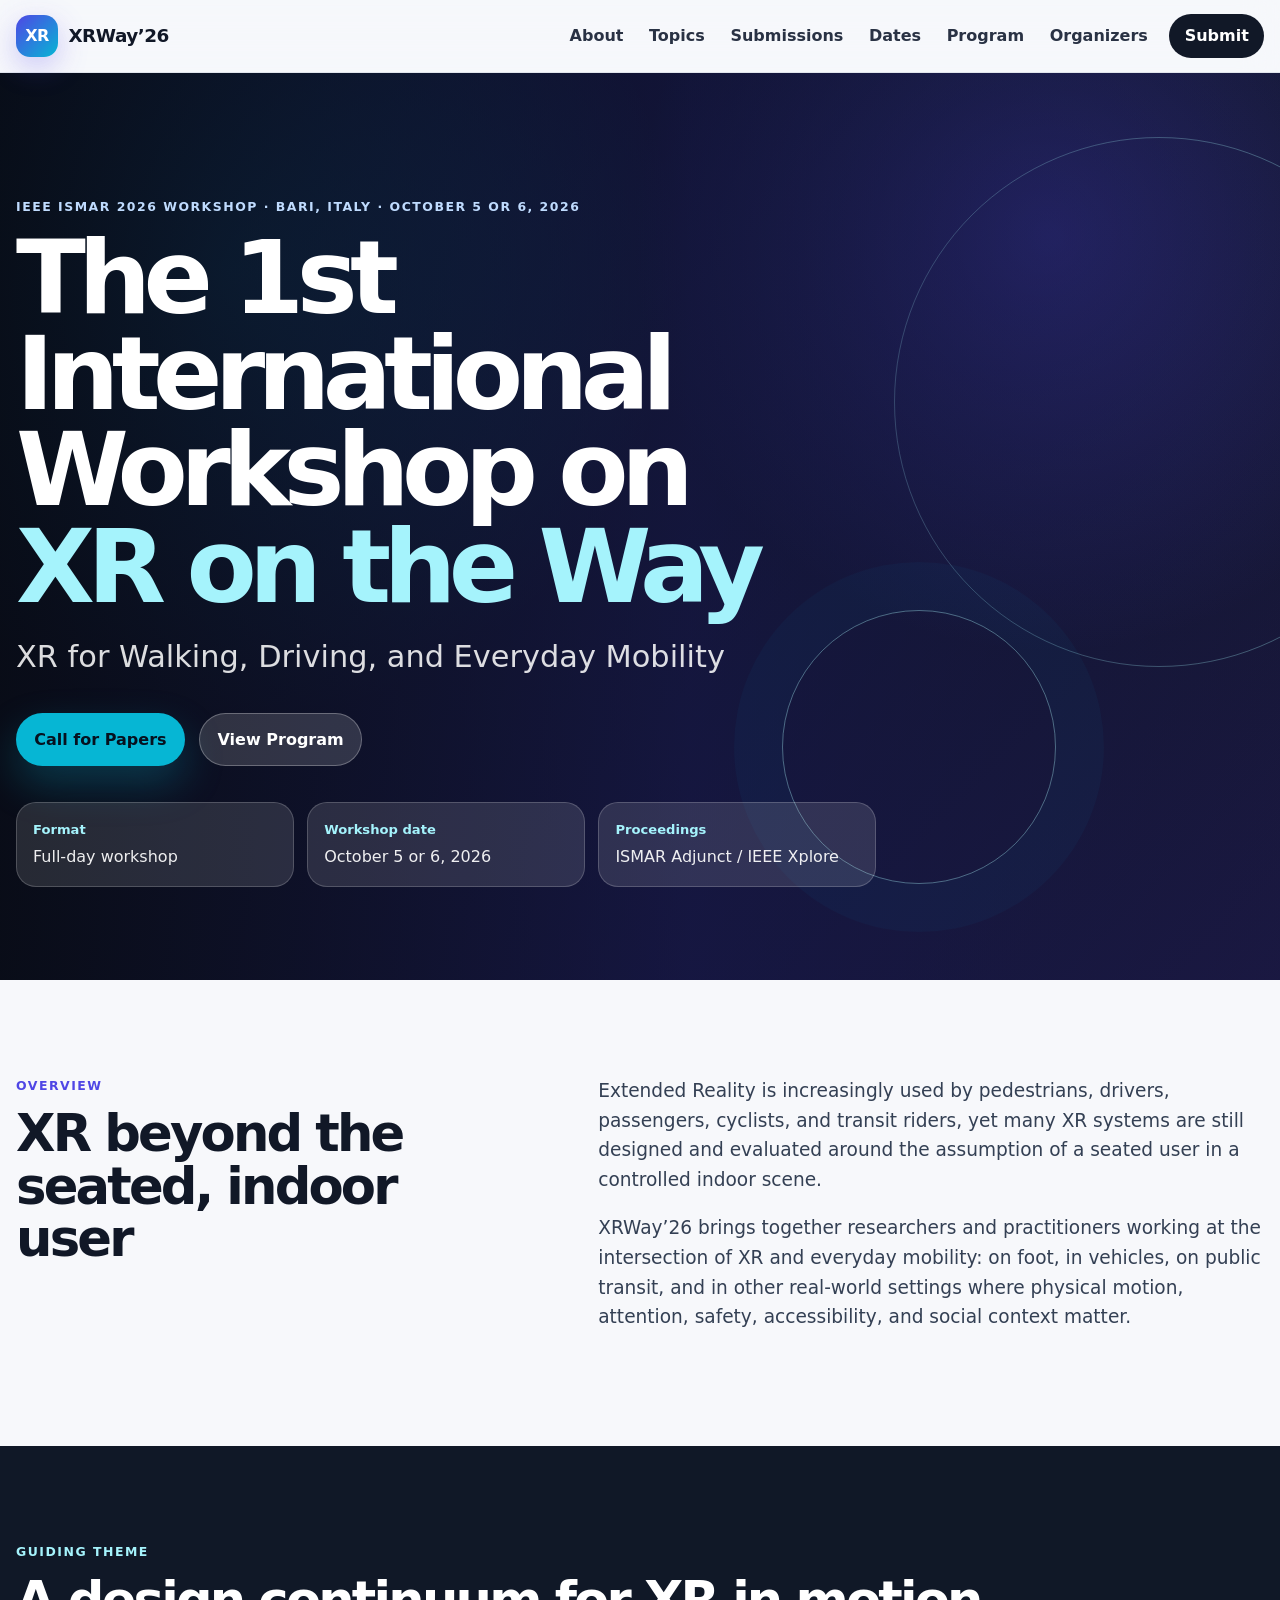
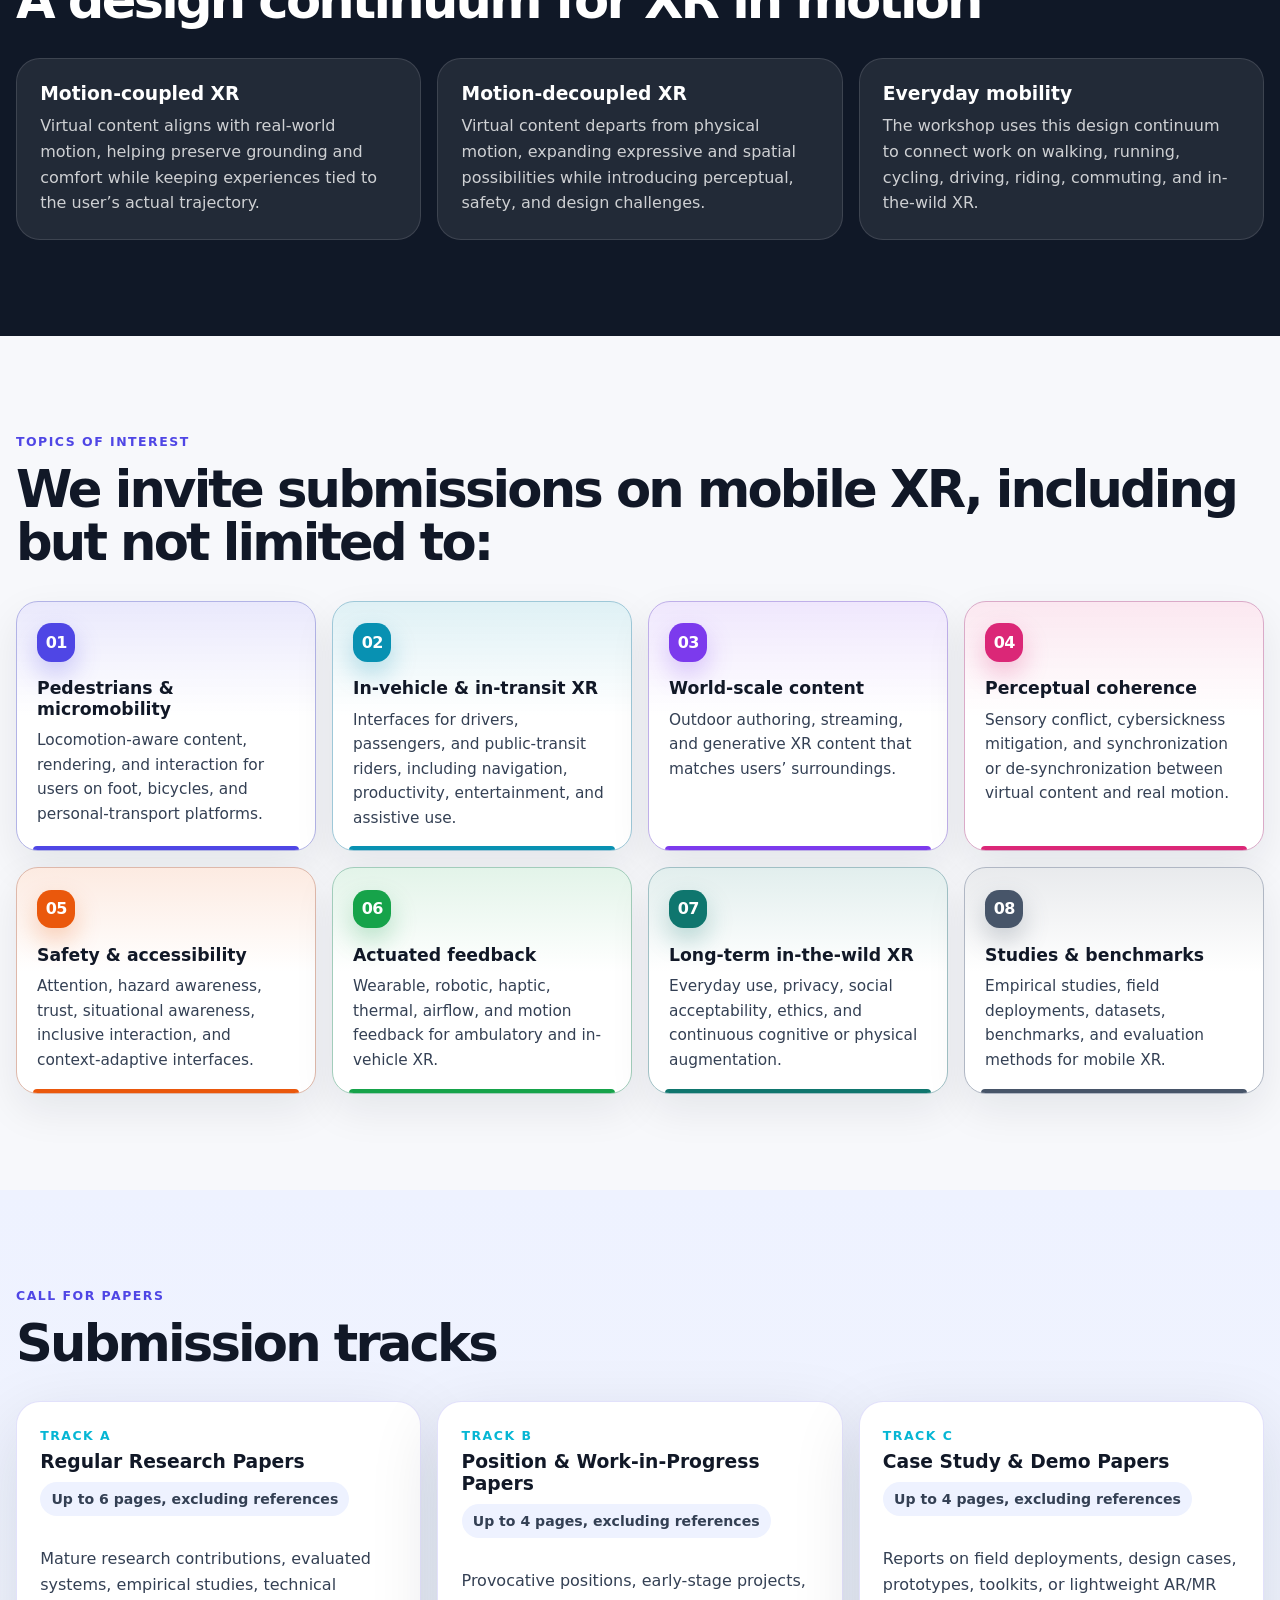
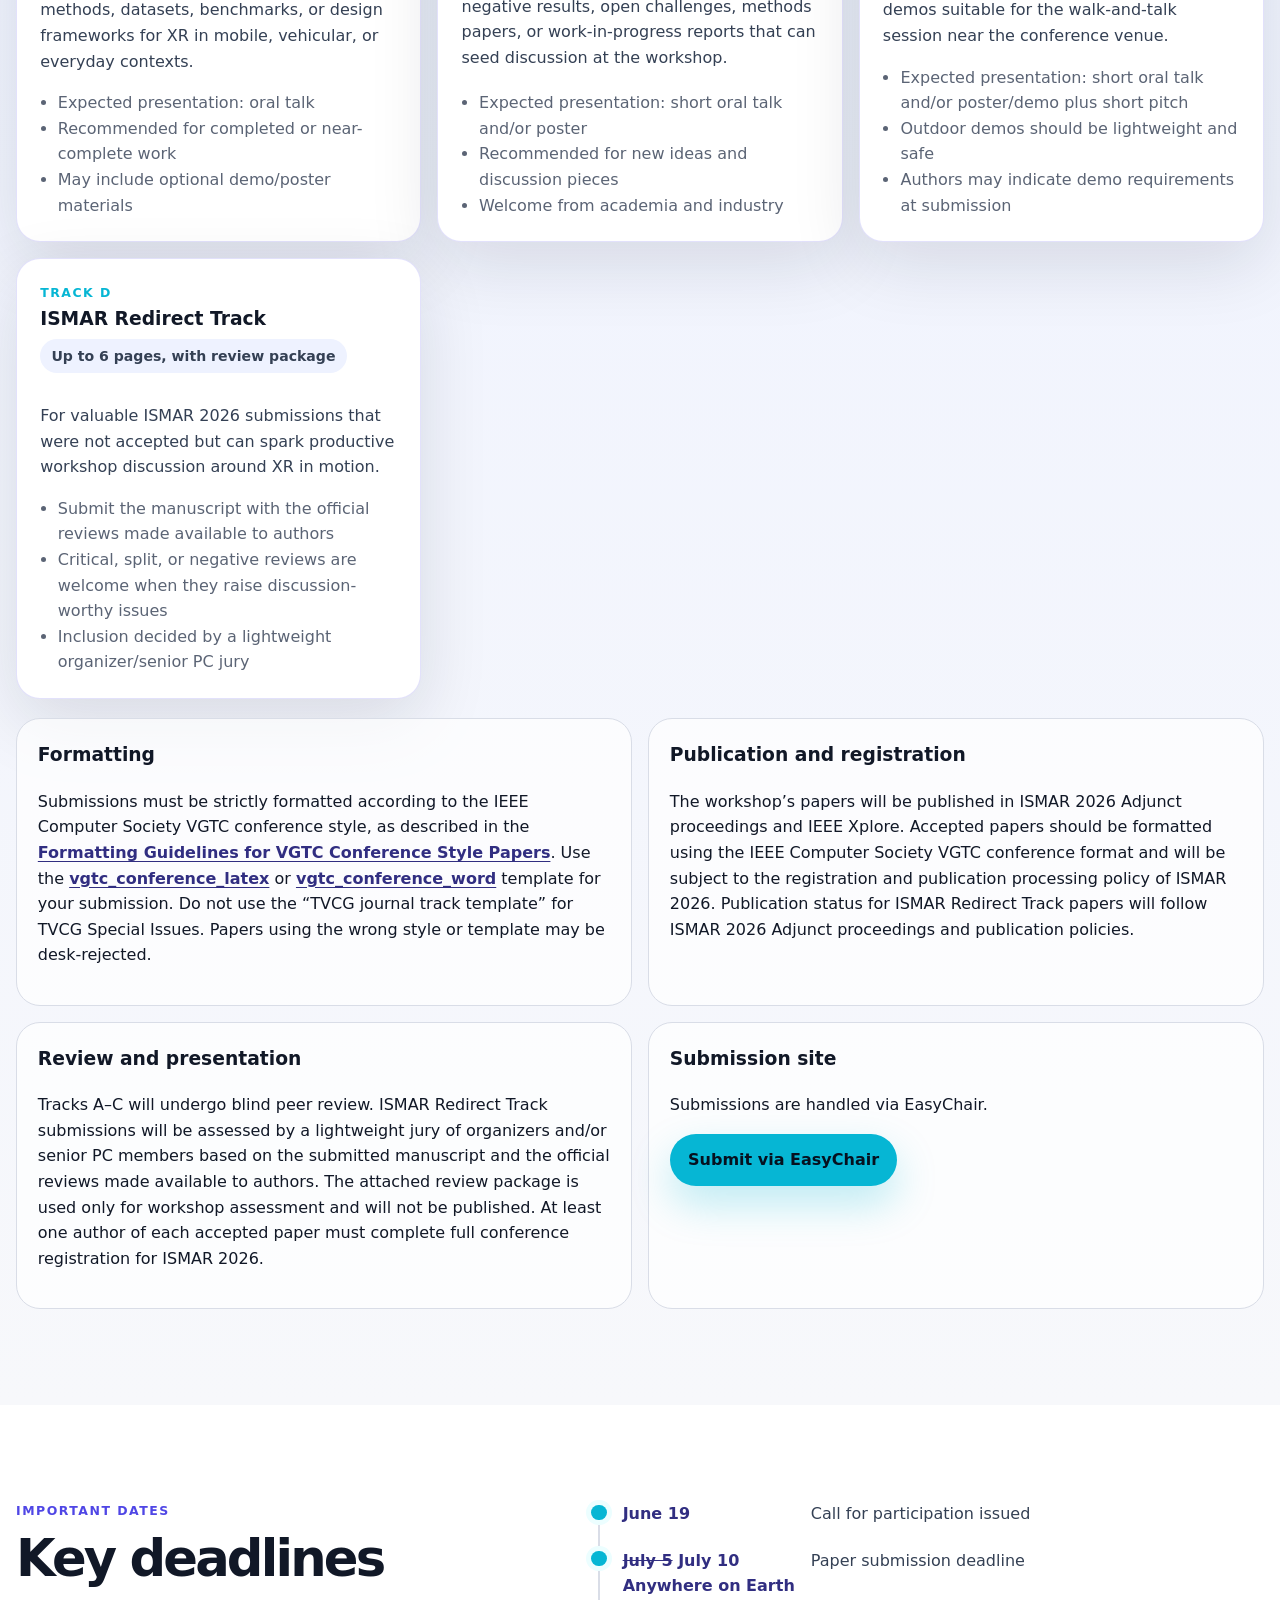
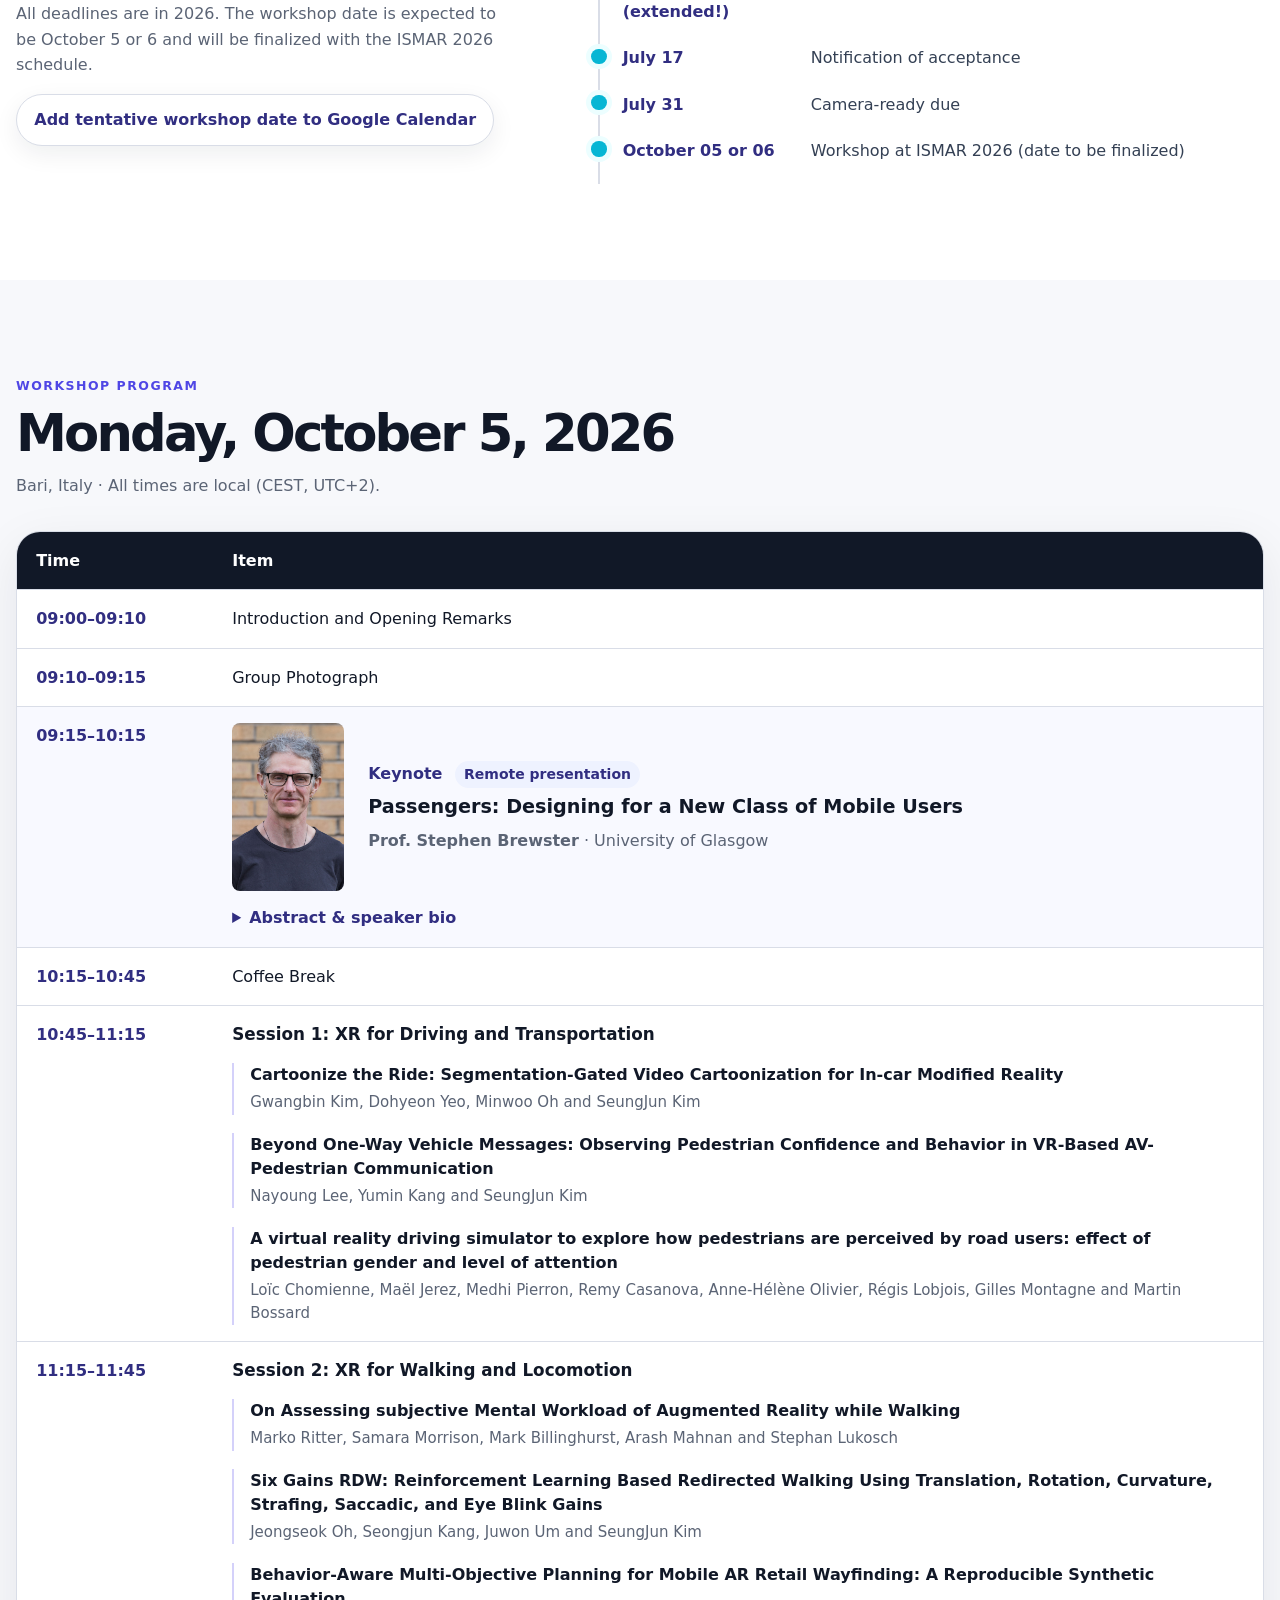
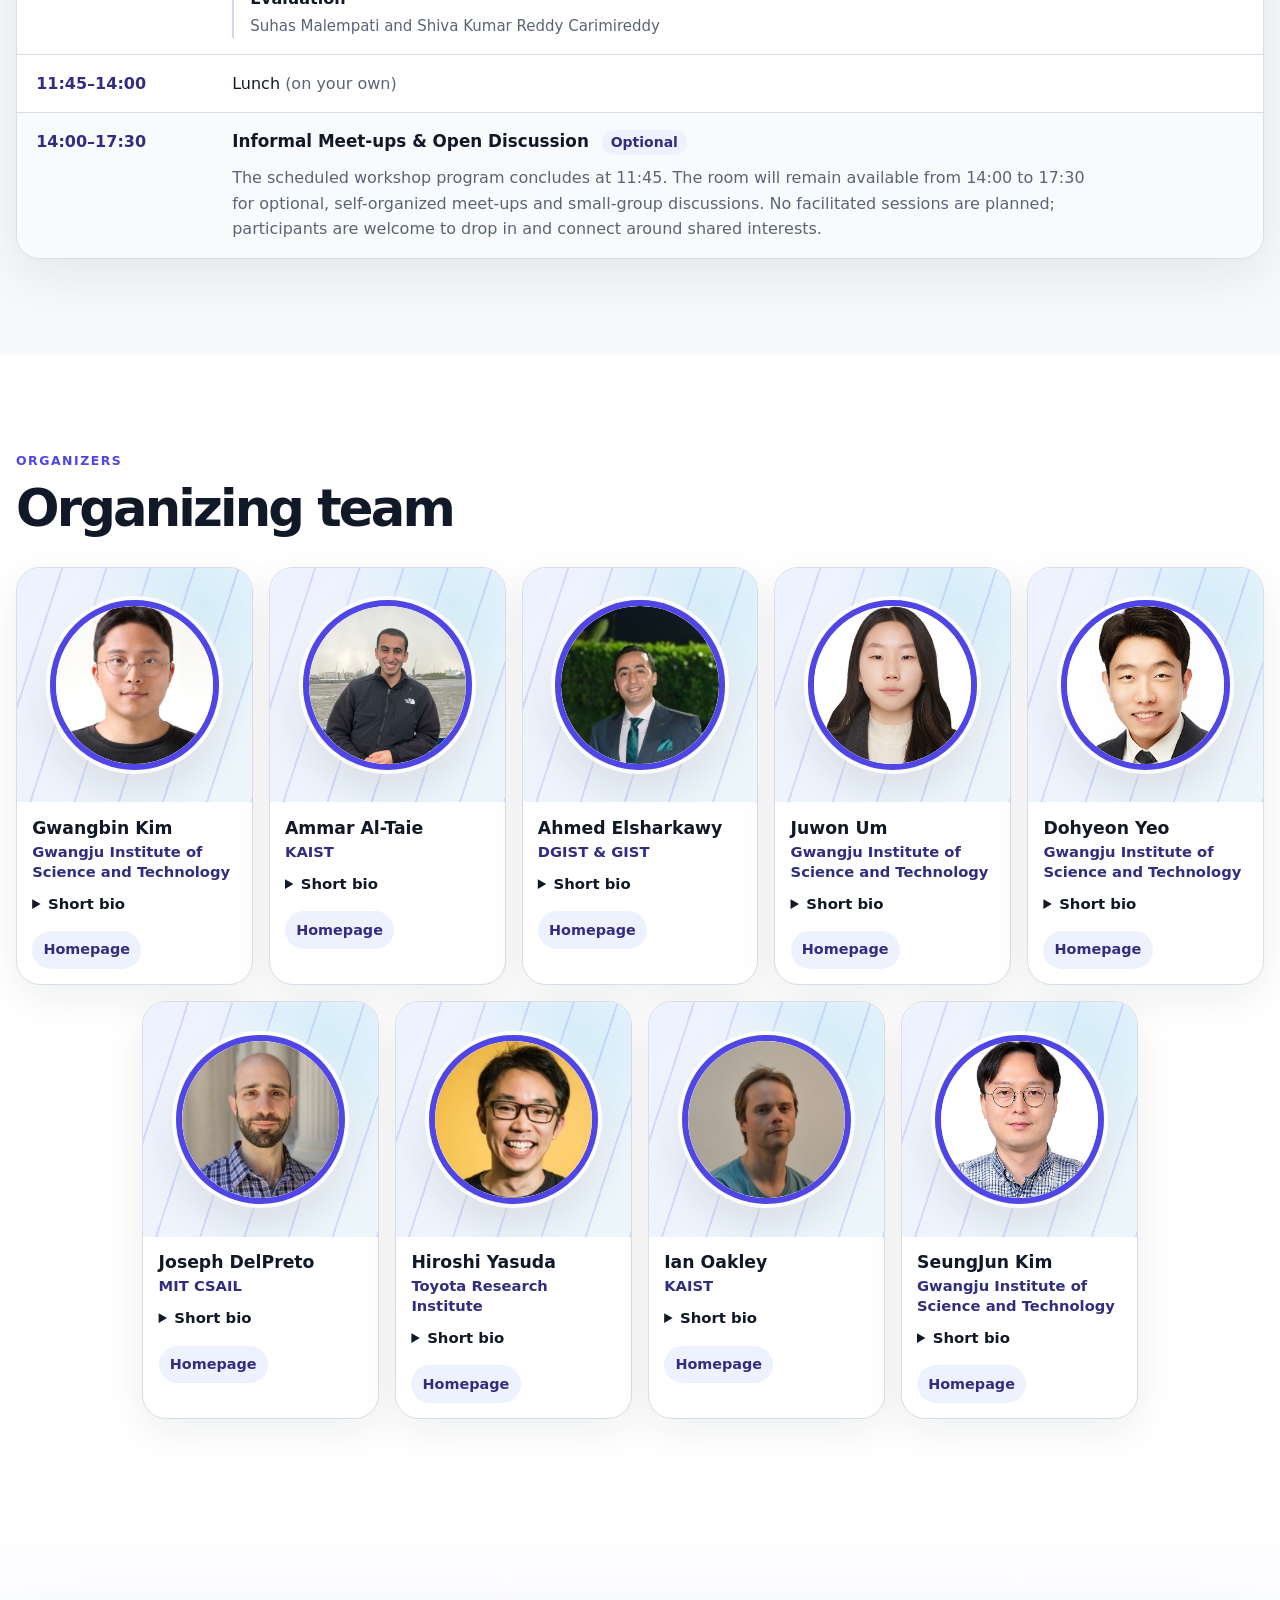
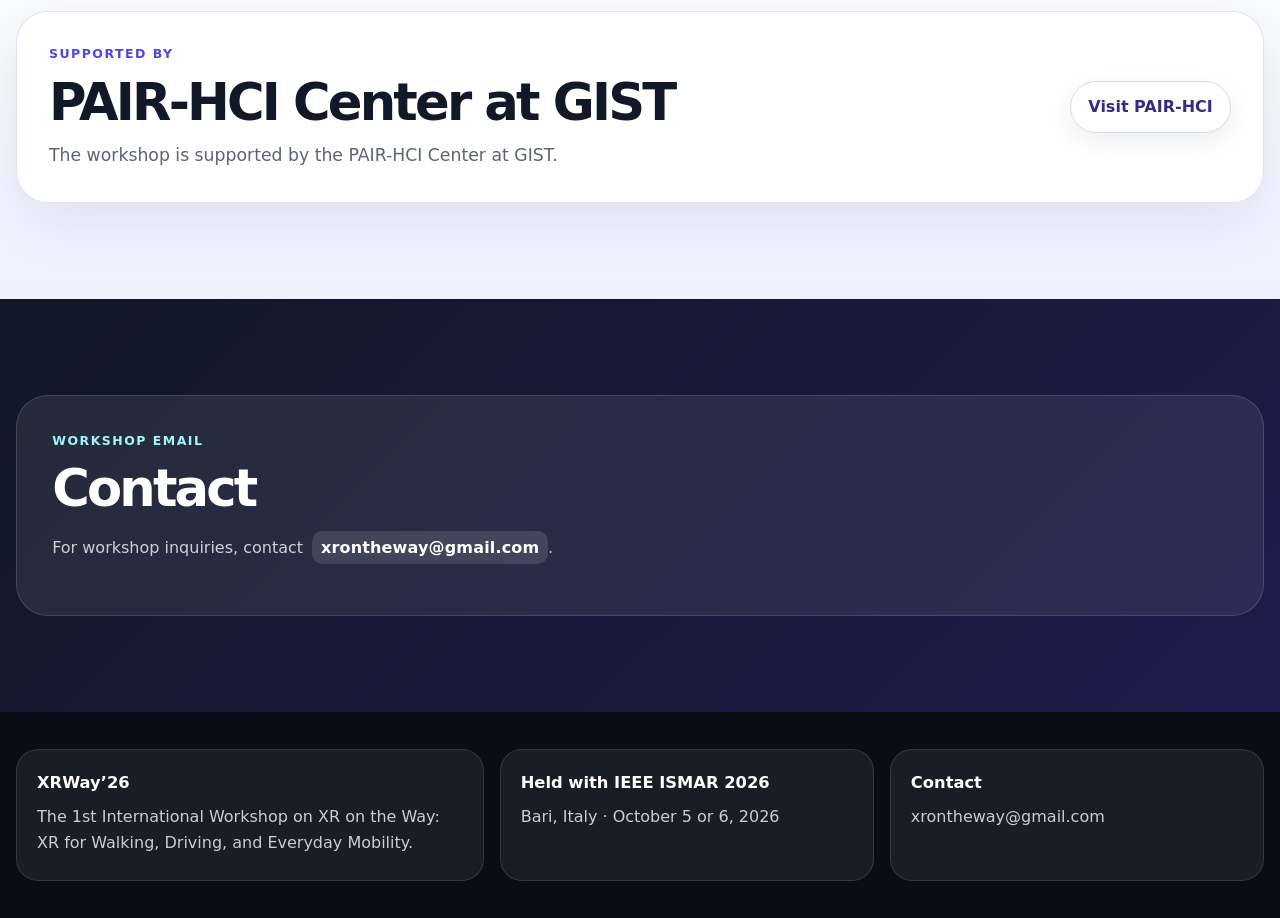
<file: index.html>
<!doctype html>
<html lang="en">
<head>
<meta charset="utf-8"/>
<meta content="width=device-width, initial-scale=1" name="viewport"/>
<title>XRWay’26 | XR for Walking, Driving, and Everyday Mobility</title>
<meta content="The 1st International Workshop on XR on the Way (XRWay’26), held with IEEE ISMAR 2026 in Bari, Italy, on October 5 or 6, 2026." name="description"/>
<meta content="#111827" name="theme-color"/>
<meta content="XRWay’26 | XR on the Way" property="og:title"/>
<meta content="XR for Walking, Driving, and Everyday Mobility. Held with IEEE ISMAR 2026 in Bari, Italy, October 5 or 6, 2026." property="og:description"/>
<meta content="website" property="og:type"/>
<meta content="https://xrontheway.github.io/" property="og:url"/>
<meta content="assets/images/og-image.jpg" property="og:image"/>
<meta name="robots" content="index, follow"/>
<link rel="canonical" href="https://xrontheway.github.io/"/>
<link href="assets/images/favicon.svg" rel="icon" type="image/svg+xml"/>
<link href="assets/css/styles.css?v=20260929-program-keynote-photo" rel="stylesheet"/>
<script type="application/ld+json">{
  "@context": "https://schema.org",
  "@type": "Event",
  "name": "The 1st International Workshop on XR on the Way (XRWay’26)",
  "alternateName": "XRWay’26",
  "description": "XR for Walking, Driving, and Everyday Mobility. Tentative workshop date window: October 5 or 6, 2026.",
  "startDate": "2026-10-05",
  "eventAttendanceMode": "https://schema.org/MixedEventAttendanceMode",
  "eventStatus": "https://schema.org/EventScheduled",
  "location": {
    "@type": "Place",
    "name": "IEEE ISMAR 2026",
    "address": {
      "@type": "PostalAddress",
      "addressLocality": "Bari",
      "addressCountry": "Italy"
    }
  },
  "organizer": [
    {
      "@type": "Person",
      "name": "Gwangbin Kim"
    },
    {
      "@type": "Person",
      "name": "Ammar Al-Taie"
    },
    {
      "@type": "Person",
      "name": "Ahmed Elsharkawy"
    },
    {
      "@type": "Person",
      "name": "Juwon Um"
    },
    {
      "@type": "Person",
      "name": "Dohyeon Yeo"
    },
    {
      "@type": "Person",
      "name": "Joseph DelPreto"
    },
    {
      "@type": "Person",
      "name": "Hiroshi Yasuda"
    },
    {
      "@type": "Person",
      "name": "Ian Oakley"
    },
    {
      "@type": "Person",
      "name": "SeungJun Kim"
    }
  ],
  "endDate": "2026-10-07"
}</script>
</head>
<body id="top">
<a class="skip-link" href="#main">Skip to content</a>
<header class="site-header">
<nav aria-label="Primary navigation" class="nav container">
<a aria-label="XRWay’26 home" class="brand" href="#top">
<span class="brand-mark">XR</span>
<span class="brand-text">XRWay’26</span>
</a>
<button aria-controls="nav-menu" aria-expanded="false" class="nav-toggle" type="button">
<span class="sr-only">Toggle navigation</span>
<span></span><span></span><span></span>
</button>
<div class="nav-menu" id="nav-menu">
<a href="#about">About</a>
<a href="#topics">Topics</a>
<a href="#submissions">Submissions</a>
<a href="#dates">Dates</a>
<a href="#program">Program</a>
<a href="#organizers">Organizers</a>
<a class="nav-cta" href="#submission-tracks">Submit</a>
</div>
</nav>
</header>
<main id="main">
<section aria-label="XRWay’26 workshop hero section" aria-labelledby="hero-title" class="hero">
<div class="hero-overlay"></div>
<div class="hero-content container">
<p class="eyebrow">IEEE ISMAR 2026 Workshop · Bari, Italy · October 5 or 6, 2026</p>
<h1 id="hero-title">The 1st International Workshop on <span>XR on the Way</span></h1>
<p class="hero-subtitle">XR for Walking, Driving, and Everyday Mobility</p>
<div aria-label="Primary actions" class="hero-actions">
<a class="button primary" href="#submission-tracks">Call for Papers</a>
<a class="button secondary" href="#program">View Program</a>
</div>
<div aria-label="Workshop facts" class="hero-facts">
<div><strong>Format</strong><span>Full-day workshop</span></div>
<div><strong>Workshop date</strong><span>October 5 or 6, 2026</span></div>
<div><strong>Proceedings</strong><span>ISMAR Adjunct / IEEE Xplore</span></div>
</div>
</div>
</section>
<section aria-labelledby="about-title" class="section intro" id="about">
<div class="container two-column">
<div>
<p class="section-kicker">Overview</p>
<h2 id="about-title">XR beyond the seated, indoor user</h2>
</div>
<div class="lead-copy">
<p>Extended Reality is increasingly used by pedestrians, drivers, passengers, cyclists, and transit riders, yet many XR systems are still designed and evaluated around the assumption of a seated user in a controlled indoor scene.</p>
<p>XRWay’26 brings together researchers and practitioners working at the intersection of XR and everyday mobility: on foot, in vehicles, on public transit, and in other real-world settings where physical motion, attention, safety, accessibility, and social context matter.</p>
</div>
</div>
</section>
<section aria-labelledby="lens-title" class="section lens">
<div class="container">
<p class="section-kicker">Guiding theme</p>
<h2 id="lens-title">A design continuum for XR in motion</h2>
<div class="lens-grid">
<article>
<h3>Motion-coupled XR</h3>
<p>Virtual content aligns with real-world motion, helping preserve grounding and comfort while keeping experiences tied to the user’s actual trajectory.</p>
</article>
<article>
<h3>Motion-decoupled XR</h3>
<p>Virtual content departs from physical motion, expanding expressive and spatial possibilities while introducing perceptual, safety, and design challenges.</p>
</article>
<article>
<h3>Everyday mobility</h3>
<p>The workshop uses this design continuum to connect work on walking, running, cycling, driving, riding, commuting, and in-the-wild XR.</p>
</article>
</div>
</div>
</section>
<section aria-labelledby="topics-title" class="section" id="topics">
<div class="container">
<p class="section-kicker">Topics of interest</p>
<h2 id="topics-title">We invite submissions on mobile XR, including but not limited to:</h2>
<div class="topic-grid">
<article><h3>Pedestrians &amp; micromobility</h3><p>Locomotion-aware content, rendering, and interaction for users on foot, bicycles, and personal-transport platforms.</p></article>
<article><h3>In-vehicle &amp; in-transit XR</h3><p>Interfaces for drivers, passengers, and public-transit riders, including navigation, productivity, entertainment, and assistive use.</p></article>
<article><h3>World-scale content</h3><p>Outdoor authoring, streaming, and generative XR content that matches users’ surroundings.</p></article>
<article><h3>Perceptual coherence</h3><p>Sensory conflict, cybersickness mitigation, and synchronization or de-synchronization between virtual content and real motion.</p></article>
<article><h3>Safety &amp; accessibility</h3><p>Attention, hazard awareness, trust, situational awareness, inclusive interaction, and context-adaptive interfaces.</p></article>
<article><h3>Actuated feedback</h3><p>Wearable, robotic, haptic, thermal, airflow, and motion feedback for ambulatory and in-vehicle XR.</p></article>
<article><h3>Long-term in-the-wild XR</h3><p>Everyday use, privacy, social acceptability, ethics, and continuous cognitive or physical augmentation.</p></article>
<article><h3>Studies &amp; benchmarks</h3><p>Empirical studies, field deployments, datasets, benchmarks, and evaluation methods for mobile XR.</p></article>
</div>
</div>
</section>
<section aria-labelledby="submissions-title" class="section submissions" id="submissions">
<div class="container">
<p class="section-kicker">Call for papers</p>
<div class="section-heading-row" id="submission-tracks">
<h2 id="submissions-title">Submission tracks</h2>
</div>
<div class="track-grid">
<article class="track-card">
<p class="track-label">Track A</p>
<h3>Regular Research Papers</h3>
<p class="track-meta">Up to 6 pages, excluding references</p>
<p>Mature research contributions, evaluated systems, empirical studies, technical methods, datasets, benchmarks, or design frameworks for XR in mobile, vehicular, or everyday contexts.</p>
<ul>
<li>Expected presentation: oral talk</li>
<li>Recommended for completed or near-complete work</li>
<li>May include optional demo/poster materials</li>
</ul>
</article>
<article class="track-card">
<p class="track-label">Track B</p>
<h3>Position &amp; Work-in-Progress Papers</h3>
<p class="track-meta">Up to 4 pages, excluding references</p>
<p>Provocative positions, early-stage projects, negative results, open challenges, methods papers, or work-in-progress reports that can seed discussion at the workshop.</p>
<ul>
<li>Expected presentation: short oral talk and/or poster</li>
<li>Recommended for new ideas and discussion pieces</li>
<li>Welcome from academia and industry</li>
</ul>
</article>
<article class="track-card">
<p class="track-label">Track C</p>
<h3>Case Study &amp; Demo Papers</h3>
<p class="track-meta">Up to 4 pages, excluding references</p>
<p>Reports on field deployments, design cases, prototypes, toolkits, or lightweight AR/MR demos suitable for the walk-and-talk session near the conference venue.</p>
<ul>
<li>Expected presentation: short oral talk and/or poster/demo plus short pitch</li>
<li>Outdoor demos should be lightweight and safe</li>
<li>Authors may indicate demo requirements at submission</li>
</ul>
</article>
<article class="track-card">
<p class="track-label">Track D</p>
<h3>ISMAR Redirect Track</h3>
<p class="track-meta">Up to 6 pages, with review package</p>
<p>For valuable ISMAR 2026 submissions that were not accepted but can spark productive workshop discussion around XR in motion.</p>
<ul>
<li>Submit the manuscript with the official reviews made available to authors</li>
<li>Critical, split, or negative reviews are welcome when they raise discussion-worthy issues</li>
<li>Inclusion decided by a lightweight organizer/senior PC jury</li>
</ul>
</article>
</div>
<div class="submission-notes" id="submit">
<div class="formatting-note">
<h3>Formatting</h3>
<p>Submissions must be strictly formatted according to the IEEE Computer Society VGTC conference style, as described in the <a href="https://tc.computer.org/vgtc/publications/conference/" rel="noopener" target="_blank">Formatting Guidelines for VGTC Conference Style Papers</a>. Use the <a href="https://github.com/ieeevgtc/vgtc_conference_latex/releases" rel="noopener" target="_blank">vgtc_conference_latex</a> or <a href="https://github.com/ieeevgtc/vgtc_conference_word/releases/tag/2024.02.14" rel="noopener" target="_blank">vgtc_conference_word</a> template for your submission. Do not use the “TVCG journal track template” for TVCG Special Issues. Papers using the wrong style or template may be desk-rejected.</p>
</div>
<div>
<h3>Publication and registration</h3>
<p>The workshop’s papers will be published in ISMAR 2026 Adjunct proceedings and IEEE Xplore. Accepted papers should be formatted using the IEEE Computer Society VGTC conference format and will be subject to the registration and publication processing policy of ISMAR 2026. Publication status for ISMAR Redirect Track papers will follow ISMAR 2026 Adjunct proceedings and publication policies.</p>
</div>
<div>
<h3>Review and presentation</h3>
<p>Tracks A–C will undergo blind peer review. ISMAR Redirect Track submissions will be assessed by a lightweight jury of organizers and/or senior PC members based on the submitted manuscript and the official reviews made available to authors. The attached review package is used only for workshop assessment and will not be published. At least one author of each accepted paper must complete full conference registration for ISMAR 2026.</p>
</div>
<div>
<h3>Submission site</h3>
<p>Submissions are handled via EasyChair.</p>
<a class="button primary" href="https://easychair.org/conferences/?conf=xrway26" rel="noopener" target="_blank">Submit via EasyChair</a>
</div>
</div>
</div>
</section>
<section aria-labelledby="dates-title" class="section dates" id="dates">
<div class="container two-column">
<div>
<p class="section-kicker">Important dates</p>
<h2 id="dates-title">Key deadlines</h2>
<p class="muted">All deadlines are in 2026. The workshop date is expected to be October 5 or 6 and will be finalized with the ISMAR 2026 schedule.</p>
<a class="button ghost" href="https://calendar.google.com/calendar/render?action=TEMPLATE&amp;text=XRWay%E2%80%9926+Workshop+at+IEEE+ISMAR+2026&amp;dates=20261005%2F20261007&amp;details=Tentative+date+window%3A+October+5+or+6%2C+2026.%0A%0AThe+1st+International+Workshop+on+XR+on+the+Way%3A+XR+for+Walking%2C+Driving%2C+and+Everyday+Mobility.%0A%0AWebsite%3A+https%3A%2F%2Fxrontheway.github.io%2F&amp;location=Bari%2C+Italy" rel="noopener" target="_blank">Add tentative workshop date to Google Calendar</a>
</div>
<ol class="timeline">
<li><time datetime="2026-06-19">June 19</time><span>Call for participation issued</span></li>
<li><time datetime="2026-07-10"><del datetime="2026-07-05">July 5</del> July 10 Anywhere on Earth <strong>(extended!)</strong></time><span>Paper submission deadline</span></li>
<li><time datetime="2026-07-17">July 17</time><span>Notification of acceptance</span></li>
<li><time datetime="2026-07-31">July 31</time><span>Camera-ready due</span></li>
<li><time datetime="2026-10-05/2026-10-06">October 05 or 06</time><span>Workshop at ISMAR 2026 (date to be finalized)</span></li>
</ol>
</div>
</section>
<section aria-labelledby="program-title" class="section program" id="program">
<div class="container">
<p class="section-kicker">Workshop program</p>
<h2 id="program-title">Monday, October 5, 2026</h2>
<p class="muted program-local-time">Bari, Italy · All times are local (CEST, UTC+2).</p>
<div aria-label="Workshop schedule" class="program-table" role="table">
<div class="program-row header" role="row"><span role="columnheader">Time</span><span role="columnheader">Item</span></div>
<div class="program-row" role="row"><span class="program-time" role="cell">09:00–09:10</span><span role="cell">Introduction and Opening Remarks</span></div>
<div class="program-row" role="row"><span class="program-time" role="cell">09:10–09:15</span><span role="cell">Group Photograph</span></div>
<div class="program-row program-keynote" role="row">
<span class="program-time" role="cell">09:15–10:15</span>
<div role="cell">
<div class="program-keynote-intro">
<!-- Portrait: VAM Realities Network profile; also used by ACM ICMI 2025. -->
<img class="program-keynote-photo" src="assets/images/keynotes/stephen-brewster.jpg" alt="Prof. Stephen Brewster" width="1706" height="2560" loading="lazy" decoding="async"/>
<div class="program-keynote-heading">
<p class="program-item-label">Keynote <span class="program-badge">Remote presentation</span></p>
<h3 class="program-talk-title">Passengers: Designing for a New Class of Mobile Users</h3>
<p class="program-speaker"><strong>Prof. Stephen Brewster</strong> · University of Glasgow</p>
</div>
</div>
<details class="program-keynote-details">
<summary>Abstract &amp; speaker bio</summary>
<div class="program-keynote-copy">
<h4>Abstract</h4>
<p>I will present our work into improving passenger journeys using immersive Virtual and Augmented Reality (together XR) to support entertainment, work and collaboration on the move. In Europe, people travel an average of 12,000km per year on private and public transport, in cars, buses, planes and trains. These journeys are often repetitive and wasted time. This total will rise with the arrival of fully autonomous cars, which free drivers to become passengers. The potential to recover this lost time is impeded by 3 significant challenges:</p>
<ul>
<li><strong>Confined spaces</strong> — These limit interactivity, and force us to rely on small displays such as phones or seatback screens</li>
<li><strong>Social acceptability</strong> — We may share the space with others, inducing a pressure to conform, inhibiting technology use</li>
<li><strong>Motion sickness</strong> — Many people get sick when they read or play games in vehicles. Once experienced, it can take hours for symptoms to resolve</li>
</ul>
<p>XR headsets could allow passengers to use their travel time in new, productive ways, but only if these fundamental challenges can be overcome. Passengers would be able to use large virtual displays for productivity; escape the physical confines of the vehicle and become immersed in virtual experiences; and communicate with distant others through new embodied forms of communication. I will discuss our solutions to these challenges, focusing on the visual aspects. We are: developing new interaction techniques for VR and AR that can work in confined, seated spaces; supporting safe, socially acceptable use of XR providing awareness of others and the travel environment; and overcoming motion sickness using multimodal countermeasures to support these novel immersive experiences.</p>
<h4>About the speaker</h4>
<p>Prof. Stephen Brewster is a Professor of Human-Computer Interaction in the School of Computing Science at the University of Glasgow, where he leads the Multimodal Interaction Group within the GIST research section. His research focuses on multimodal HCI, combining audio, haptics, and gesture to create rich, natural human-computer interactions, with a strong emphasis on applying perceptual research to practical settings. He is a Fellow of the Royal Society of Edinburgh, a member of the ACM SIGCHI Academy, and an ACM Distinguished Speaker.</p>
</div>
</details>
</div>
</div>
<div class="program-row" role="row"><span class="program-time" role="cell">10:15–10:45</span><span role="cell">Coffee Break</span></div>
<div class="program-row" role="row">
<span class="program-time" role="cell">10:45–11:15</span>
<div role="cell">
<h3 class="program-session-title">Session 1: XR for Driving and Transportation</h3>
<ul class="program-papers">
<li><p class="program-paper-title">Cartoonize the Ride: Segmentation-Gated Video Cartoonization for In-car Modified Reality</p><p class="program-authors">Gwangbin Kim, Dohyeon Yeo, Minwoo Oh and SeungJun Kim</p></li>
<li><p class="program-paper-title">Beyond One-Way Vehicle Messages: Observing Pedestrian Confidence and Behavior in VR-Based AV-Pedestrian Communication</p><p class="program-authors">Nayoung Lee, Yumin Kang and SeungJun Kim</p></li>
<li><p class="program-paper-title">A virtual reality driving simulator to explore how pedestrians are perceived by road users: effect of pedestrian gender and level of attention</p><p class="program-authors">Loïc Chomienne, Maël Jerez, Medhi Pierron, Remy Casanova, Anne-Hélène Olivier, Régis Lobjois, Gilles Montagne and Martin Bossard</p></li>
</ul>
</div>
</div>
<div class="program-row" role="row">
<span class="program-time" role="cell">11:15–11:45</span>
<div role="cell">
<h3 class="program-session-title">Session 2: XR for Walking and Locomotion</h3>
<ul class="program-papers">
<li><p class="program-paper-title">On Assessing subjective Mental Workload of Augmented Reality while Walking</p><p class="program-authors">Marko Ritter, Samara Morrison, Mark Billinghurst, Arash Mahnan and Stephan Lukosch</p></li>
<li><p class="program-paper-title">Six Gains RDW: Reinforcement Learning Based Redirected Walking Using Translation, Rotation, Curvature, Strafing, Saccadic, and Eye Blink Gains</p><p class="program-authors">Jeongseok Oh, Seongjun Kang, Juwon Um and SeungJun Kim</p></li>
<li><p class="program-paper-title">Behavior-Aware Multi-Objective Planning for Mobile AR Retail Wayfinding: A Reproducible Synthetic Evaluation</p><p class="program-authors">Suhas Malempati and Shiva Kumar Reddy Carimireddy</p></li>
</ul>
</div>
</div>
<div class="program-row" role="row"><span class="program-time" role="cell">11:45–14:00</span><span role="cell">Lunch <span class="muted">(on your own)</span></span></div>
<div class="program-row program-informal" role="row">
<span class="program-time" role="cell">14:00–17:30</span>
<div role="cell">
<h3 class="program-session-title">Informal Meet-ups &amp; Open Discussion <span class="program-badge">Optional</span></h3>
<p class="program-informal-copy">The scheduled workshop program concludes at 11:45. The room will remain available from 14:00 to 17:30 for optional, self-organized meet-ups and small-group discussions. No facilitated sessions are planned; participants are welcome to drop in and connect around shared interests.</p>
</div>
</div>
</div>
</div>
</section>
<section aria-labelledby="organizers-title" class="section organizers" id="organizers">
<div class="container">
<p class="section-kicker">Organizers</p>
<h2 id="organizers-title">Organizing team</h2>
<div class="organizer-grid">
<article class="organizer-card">
<a aria-label="Open Gwangbin Kim's homepage" class="organizer-photo-link" href="https://gwangbin.com" rel="noopener" target="_blank">
<span class="organizer-photo-frame">
<img alt="Portrait of Gwangbin Kim" class="organizer-photo" height="800" loading="lazy" src="assets/images/organizers/gwangbin-kim.jpg" width="800"/>
</span>
</a>
<div class="organizer-body">
<h3>Gwangbin Kim</h3>
<p class="affiliation">Gwangju Institute of Science and Technology</p>
<details>
<summary>Short bio</summary>
<p>Gwangbin Kim is a Ph.D. candidate in AI at GIST, where he received his M.S. in Robotics and B.S. in Mechanical Engineering. His research focuses on human-centered AI for automated vehicles — including explainability, trust, multi-user interactions, and adversarial robustness — alongside multisensory XR systems combining haptic, thermal, and motion feedback. His work has been recognized with the ACM IMWUT Distinguished Paper Award at UbiComp/ISWC’24, the Best Demo Award at ISMAR’25, and the Best Demo Award (People's) at UIST’25.</p>
</details>
<div class="organizer-links"><a href="https://gwangbin.com" rel="noopener" target="_blank">Homepage</a></div>
</div>
</article>
<article class="organizer-card">
<a aria-label="Open Ammar Al-Taie's homepage" class="organizer-photo-link" href="https://wit.kaist.ac.kr/team" rel="noopener" target="_blank">
<span class="organizer-photo-frame">
<img alt="Portrait of Ammar Al-Taie" class="organizer-photo" height="800" loading="lazy" src="assets/images/organizers/ammar-al-taie.jpg" width="800"/>
</span>
</a>
<div class="organizer-body">
<h3>Ammar Al-Taie</h3>
<p class="affiliation">KAIST</p>
<details>
<summary>Short bio</summary>
<p>Ammar Al-Taie is a postdoctoral research fellow at WIT Lab, KAIST. He studies how people interact with devices while on the move, including while running, cycling, or driving. His work explores road safety, media consumption, sports HCI, and evaluation of XR interfaces in mobile use cases.</p>
</details>
<div class="organizer-links"><a href="https://wit.kaist.ac.kr/team" rel="noopener" target="_blank">Homepage</a></div>
</div>
</article>
<article class="organizer-card">
<a aria-label="Open Ahmed Elsharkawy's homepage" class="organizer-photo-link" href="https://ahmedibrahimelsharkawy.github.io/" rel="noopener" target="_blank">
<span class="organizer-photo-frame">
<img alt="Portrait of Ahmed Elsharkawy" class="organizer-photo" height="800" loading="lazy" src="assets/images/organizers/ahmed-elsharkawy.jpg" width="800"/>
</span>
</a>
<div class="organizer-body">
<h3>Ahmed Elsharkawy</h3>
<p class="affiliation">DGIST &amp; GIST</p>
<details>
<summary>Short bio</summary>
<p>Ahmed Elsharkawy is a postdoctoral fellow in the Department of AI Convergence at GIST and the DGIST InnoCORE Research Group for Bio-Embodied Physical AI. His research spans HCI/HRI, VR/XR, physical AI, and human-centered intelligent systems, with a focus on XR experiences for mobile and embodied contexts.</p>
</details>
<div class="organizer-links"><a href="https://ahmedibrahimelsharkawy.github.io/" rel="noopener" target="_blank">Homepage</a></div>
</div>
</article>
<article class="organizer-card">
<a aria-label="Open Juwon Um's homepage" class="organizer-photo-link" href="https://juwonum.github.io/" rel="noopener" target="_blank">
<span class="organizer-photo-frame">
<img alt="Portrait of Juwon Um" class="organizer-photo" height="800" loading="lazy" src="assets/images/organizers/juwon-um.jpg" width="800"/>
</span>
</a>
<div class="organizer-body">
<h3>Juwon Um</h3>
<p class="affiliation">Gwangju Institute of Science and Technology</p>
<details>
<summary>Short bio</summary>
<p>Juwon Um is a Ph.D. student at GIST affiliated with the Human-Centered Intelligent Systems Lab. Her research lies in HCI, with a focus on VR, embodied interaction, and proprioceptive feedback for immersive VR experiences. Her work has been presented at leading HCI and XR venues including CHI, ISMAR, and UbiComp.</p>
</details>
<div class="organizer-links"><a href="https://juwonum.github.io/" rel="noopener" target="_blank">Homepage</a></div>
</div>
</article>
<article class="organizer-card">
<a aria-label="Open Dohyeon Yeo's homepage" class="organizer-photo-link" href="https://dohyeonyeo.com/" rel="noopener" target="_blank">
<span class="organizer-photo-frame">
<img alt="Portrait of Dohyeon Yeo" class="organizer-photo" height="800" loading="lazy" src="assets/images/organizers/dohyeon-yeo.jpg" width="800"/>
</span>
</a>
<div class="organizer-body">
<h3>Dohyeon Yeo</h3>
<p class="affiliation">Gwangju Institute of Science and Technology</p>
<details>
<summary>Short bio</summary>
<p>Dohyeon Yeo is a Ph.D. student at GIST researching human-centered physical interfaces, XR, and multisensory feedback for intelligent mobility systems. His work focuses on interactive systems and experimental testbeds for studying how people experience and physically interact with intelligent vehicles and mobility technologies.</p>
</details>
<div class="organizer-links"><a href="https://dohyeonyeo.com/" rel="noopener" target="_blank">Homepage</a></div>
</div>
</article>
<article class="organizer-card">
<a aria-label="Open Joseph DelPreto's homepage" class="organizer-photo-link" href="https://www.josephdelpreto.com/" rel="noopener" target="_blank">
<span class="organizer-photo-frame">
<img alt="Portrait of Joseph DelPreto" class="organizer-photo" height="800" loading="lazy" src="assets/images/organizers/joseph-delpreto.jpg" width="800"/>
</span>
</a>
<div class="organizer-body">
<h3>Joseph DelPreto</h3>
<p class="affiliation">MIT CSAIL</p>
<details>
<summary>Short bio</summary>
<p>Joseph DelPreto is a Research Scientist at MIT CSAIL. His research focuses on machine learning pipelines, smart devices, and multimodal datasets that improve how we interact with machines and nature, including wearable and deployable sensors for human-robot collaboration, robot learning, interactive AI tools, healthcare, and environmental science.</p>
</details>
<div class="organizer-links"><a href="https://www.josephdelpreto.com/" rel="noopener" target="_blank">Homepage</a></div>
</div>
</article>
<article class="organizer-card">
<a aria-label="Open Hiroshi Yasuda's homepage" class="organizer-photo-link" href="https://www.linkedin.com/in/hiroshi-yasuda" rel="noopener" target="_blank">
<span class="organizer-photo-frame">
<img alt="Portrait of Hiroshi Yasuda" class="organizer-photo" height="800" loading="lazy" src="assets/images/organizers/hiroshi-yasuda.jpg" width="800"/>
</span>
</a>
<div class="organizer-body">
<h3>Hiroshi Yasuda</h3>
<p class="affiliation">Toyota Research Institute</p>
<details>
<summary>Short bio</summary>
<p>Hiroshi Yasuda is a staff HCI researcher and HMI research tech lead at the Human Interactive Driving Division at Toyota Research Institute. His research interests include HMIs for advanced safety systems and applications of augmented and mixed reality for vehicles.</p>
</details>
<div class="organizer-links"><a href="https://www.linkedin.com/in/hiroshi-yasuda" rel="noopener" target="_blank">Homepage</a></div>
</div>
</article>
<article class="organizer-card">
<a aria-label="Open Ian Oakley's homepage" class="organizer-photo-link" href="https://sites.google.com/view/kaist-witlab/" rel="noopener" target="_blank">
<span class="organizer-photo-frame">
<img alt="Portrait of Ian Oakley" class="organizer-photo" height="800" loading="lazy" src="assets/images/organizers/ian-oakley.jpg" width="800"/>
</span>
</a>
<div class="organizer-body">
<h3>Ian Oakley</h3>
<p class="affiliation">KAIST</p>
<details>
<summary>Short bio</summary>
<p>Ian Oakley is a full professor in the School of Electrical Engineering at KAIST, where he directs the Wearable and Interactive Technology Lab. His research explores wearable, mobile, and XR interaction, including touch and motion sensing, haptics, biometric authentication, and intelligent interactive systems.</p>
</details>
<div class="organizer-links"><a href="https://sites.google.com/view/kaist-witlab/" rel="noopener" target="_blank">Homepage</a></div>
</div>
</article>
<article class="organizer-card">
<a aria-label="Open SeungJun Kim's homepage" class="organizer-photo-link" href="https://www.hcis-lab.com/" rel="noopener" target="_blank">
<span class="organizer-photo-frame">
<img alt="Portrait of SeungJun Kim" class="organizer-photo" height="800" loading="lazy" src="assets/images/organizers/seungjun-kim.jpg" width="800"/>
</span>
</a>
<div class="organizer-body">
<h3>SeungJun Kim</h3>
<p class="affiliation">Gwangju Institute of Science and Technology</p>
<details>
<summary>Short bio</summary>
<p>SeungJun Kim is a full professor in the Department of AI Convergence at GIST, where he has directed HCIS Laboratory since 2017. His research bridges HCI and AI for human-centered physical systems, with a focus on actuated XR systems, Automotive UI/UX, and sensory intelligence for cognition and motor skills.</p>
</details>
<div class="organizer-links"><a href="https://www.hcis-lab.com/" rel="noopener" target="_blank">Homepage</a></div>
</div>
</article>
</div>
</div>
</section>
<section aria-labelledby="support-title" class="section support" id="support">
<div class="container support-card">
<div>
<p class="section-kicker">Supported by</p>
<h2 id="support-title">PAIR-HCI Center at GIST</h2>
<p>The workshop is supported by the PAIR-HCI Center at GIST.</p>
</div>
<a class="button ghost support-link" href="https://www.pair-hci.com/" rel="noopener" target="_blank">Visit PAIR-HCI</a>
</div>
</section>
<section aria-labelledby="contact-title" class="section contact" id="contact">
<div class="container contact-card">
<div>
<p class="section-kicker">Workshop email</p>
<h2 id="contact-title">Contact</h2>
<p>For workshop inquiries, contact <span class="contact-email">xrontheway@gmail.com</span>.</p>
</div>
</div>
</section>
</main>
<footer class="site-footer">
<div class="container footer-grid">
<div class="footer-card">
<strong>XRWay’26</strong>
<p>The 1st International Workshop on XR on the Way: XR for Walking, Driving, and Everyday Mobility.</p>
</div>
<div class="footer-card">
<strong>Held with IEEE ISMAR 2026</strong>
<p>Bari, Italy · October 5 or 6, 2026</p>
</div>
<div class="footer-card">
<strong>Contact</strong>
<p>xrontheway@gmail.com</p>
</div>
</div>
</footer>
<script src="assets/js/main.js"></script>
</body>
</html>
</file>
<file: assets/css/styles.css>
:root {
  color-scheme: light;
  --bg: #f7f8fb;
  --bg-elevated: #ffffff;
  --text: #111827;
  --muted: #5b6475;
  --line: #d9dde7;
  --brand: #4f46e5;
  --brand-dark: #312e81;
  --brand-soft: #eef2ff;
  --accent: #06b6d4;
  --accent-soft: #ecfeff;
  --warning: #f59e0b;
  --shadow: 0 22px 70px rgba(17, 24, 39, 0.12);
  --radius: 24px;
  --container: 1280px;
}

* { box-sizing: border-box; }
html { scroll-behavior: smooth; scroll-padding-top: 88px; }
body {
  margin: 0;
  font-family: ui-sans-serif, system-ui, -apple-system, BlinkMacSystemFont, "Segoe UI", sans-serif;
  background: var(--bg);
  color: var(--text);
  line-height: 1.6;
}
img { max-width: 100%; display: block; }
a { color: inherit; text-decoration: none; }
a:hover { text-decoration: underline; text-underline-offset: 0.2em; }
code {
  background: rgba(79, 70, 229, 0.09);
  padding: 0.08rem 0.35rem;
  border-radius: 0.4rem;
  font-size: 0.94em;
}
.container { width: min(100% - 2rem, var(--container)); margin-inline: auto; }
.skip-link {
  position: absolute;
  left: -999px;
  top: 0.75rem;
  z-index: 999;
  padding: 0.75rem 1rem;
  background: var(--text);
  color: white;
  border-radius: 0.75rem;
}
.skip-link:focus { left: 0.75rem; }

main section, .section-heading-row { scroll-margin-top: 96px; }
#top { scroll-margin-top: 0; }

.sr-only {
  position: absolute;
  width: 1px;
  height: 1px;
  padding: 0;
  margin: -1px;
  overflow: hidden;
  clip: rect(0, 0, 0, 0);
  white-space: nowrap;
  border: 0;
}

.site-header {
  position: sticky;
  top: 0;
  z-index: 50;
  backdrop-filter: blur(18px);
  background: rgba(247, 248, 251, 0.78);
  border-bottom: 1px solid rgba(217, 221, 231, 0.72);
}
.nav {
  display: flex;
  align-items: center;
  justify-content: space-between;
  min-height: 72px;
  gap: 1rem;
}
.brand { display: inline-flex; align-items: center; gap: 0.65rem; font-weight: 800; letter-spacing: -0.03em; }
.brand:hover { text-decoration: none; }
.brand-mark {
  display: grid;
  place-items: center;
  width: 42px;
  height: 42px;
  color: white;
  background: linear-gradient(135deg, var(--brand), var(--accent));
  border-radius: 14px;
  box-shadow: 0 10px 30px rgba(79, 70, 229, 0.28);
}
.brand-text { font-size: 1.15rem; }
.nav-menu { display: flex; align-items: center; gap: 1.1rem; font-weight: 650; color: #293244; }
.nav-menu a { padding: 0.5rem 0.25rem; }
.nav-cta {
  padding: 0.58rem 0.95rem !important;
  border-radius: 999px;
  background: var(--text);
  color: white;
}
.nav-cta:hover { text-decoration: none; background: var(--brand-dark); }
.nav-toggle { display: none; background: transparent; border: 0; padding: 0.5rem; cursor: pointer; }
.nav-toggle span:not(.sr-only) { display: block; width: 24px; height: 2px; background: var(--text); margin: 5px 0; border-radius: 999px; }

.hero {
  position: relative;
  min-height: 720px;
  display: grid;
  align-items: center;
  overflow: hidden;
  color: white;
  background:
    radial-gradient(circle at 18% 22%, rgba(6, 182, 212, 0.32), transparent 28rem),
    radial-gradient(circle at 82% 18%, rgba(79, 70, 229, 0.38), transparent 26rem),
    linear-gradient(135deg, #070b16 0%, #111827 42%, #1e1b4b 100%);
}
.hero::before, .hero::after {
  content: "";
  position: absolute;
  border: 1px solid rgba(165, 243, 252, 0.38);
  border-radius: 999px;
  pointer-events: none;
}
.hero::before {
  width: 33rem;
  height: 33rem;
  right: -9rem;
  top: 4rem;
}
.hero::after {
  width: 17rem;
  height: 17rem;
  right: 14rem;
  bottom: 6rem;
  box-shadow: 0 0 0 3rem rgba(6, 182, 212, 0.04);
}
.hero-image { display: none; }
.hero-overlay {
  position: absolute;
  inset: 0;
  background:
    linear-gradient(90deg, rgba(8, 11, 22, 0.88), rgba(20, 20, 70, 0.58) 54%, rgba(8, 11, 22, 0.18));
}
.hero-content { position: relative; z-index: 1; padding: 7rem 0 5.8rem; }
.eyebrow, .section-kicker, .track-label {
  text-transform: uppercase;
  letter-spacing: 0.12em;
  font-size: 0.78rem;
  font-weight: 800;
}
.eyebrow { color: #bfdbfe; }
.hero h1 {
  max-width: 920px;
  margin: 0.75rem 0 1.1rem;
  font-size: clamp(3rem, 8vw, 6.6rem);
  line-height: 0.94;
  letter-spacing: -0.075em;
}
.hero h1 span { display: block; color: #a5f3fc; }
.hero-subtitle {
  max-width: 720px;
  margin: 0 0 2rem;
  font-size: clamp(1.2rem, 2.4vw, 1.9rem);
  color: rgba(255, 255, 255, 0.86);
}
.hero-actions { display: flex; flex-wrap: wrap; gap: 0.9rem; margin-bottom: 2.3rem; }
.button {
  display: inline-flex;
  align-items: center;
  justify-content: center;
  gap: 0.4rem;
  min-height: 46px;
  padding: 0.78rem 1.08rem;
  border-radius: 999px;
  font-weight: 800;
  border: 1px solid transparent;
}
.button:hover { text-decoration: none; transform: translateY(-1px); }
.button.primary { background: var(--accent); color: #06111f; box-shadow: 0 18px 40px rgba(6, 182, 212, 0.25); }
.button.secondary { background: rgba(255, 255, 255, 0.15); color: white; border-color: rgba(255, 255, 255, 0.28); }
.button.ghost { background: var(--bg-elevated); color: var(--brand-dark); border-color: var(--line); box-shadow: 0 8px 25px rgba(17, 24, 39, 0.07); }
.button.disabled { opacity: 0.58; cursor: not-allowed; background: #e5e7eb; color: #4b5563; }
.hero-facts {
  display: grid;
  grid-template-columns: repeat(3, minmax(0, 1fr));
  gap: 0.85rem;
  max-width: 860px;
}
.hero-facts div {
  padding: 1rem;
  border-radius: 20px;
  background: rgba(255, 255, 255, 0.12);
  border: 1px solid rgba(255, 255, 255, 0.19);
}
.hero-facts strong { display: block; font-size: 0.82rem; color: #a5f3fc; }
.hero-facts span { display: block; margin-top: 0.25rem; color: rgba(255, 255, 255, 0.92); }

.section { padding: 6rem 0; }
.section-kicker { color: var(--brand); margin: 0 0 0.7rem; }
.section h2 {
  margin: 0;
  font-size: clamp(2rem, 4vw, 3.3rem);
  line-height: 1.03;
  letter-spacing: -0.055em;
}
.two-column { display: grid; grid-template-columns: 0.86fr 1.14fr; gap: min(8vw, 5rem); align-items: start; }
.lead-copy { font-size: 1.16rem; color: #344054; }
.lead-copy p:first-child { margin-top: 0; }
.muted { color: var(--muted); }

.lens { background: #101827; color: white; }
.lens .section-kicker { color: #a5f3fc; }
.lens-grid, .topic-grid, .track-grid {
  display: grid;
  grid-template-columns: repeat(3, minmax(0, 1fr));
  gap: 1rem;
  margin-top: 2rem;
}
.lens-grid article {
  padding: 1.45rem;
  border-radius: var(--radius);
  background: rgba(255, 255, 255, 0.08);
  border: 1px solid rgba(255, 255, 255, 0.12);
}
.lens-grid h3, .topic-grid h3, .track-grid h3 { margin: 0 0 0.55rem; line-height: 1.18; }
.lens-grid p { color: rgba(255, 255, 255, 0.78); margin: 0; }

.topic-grid {
  grid-template-columns: repeat(4, minmax(0, 1fr));
  counter-reset: topic;
}
.topic-grid article {
  position: relative;
  overflow: hidden;
  min-height: 210px;
  padding: 1.35rem 1.25rem 1.25rem;
  border-radius: 22px;
  background:
    linear-gradient(180deg, var(--topic-soft), rgba(255, 255, 255, 0.96) 46%),
    var(--bg-elevated);
  border: 1px solid var(--line);
  border-color: color-mix(in srgb, var(--topic-accent) 28%, var(--line));
  box-shadow: 0 16px 42px rgba(17, 24, 39, 0.08);
  transition: transform 180ms ease, box-shadow 180ms ease, border-color 180ms ease;
}
.topic-grid article::before {
  counter-increment: topic;
  content: "0" counter(topic);
  display: inline-flex;
  align-items: center;
  justify-content: center;
  width: 2.4rem;
  height: 2.4rem;
  margin-bottom: 1.05rem;
  border-radius: 0.9rem;
  background: var(--topic-accent);
  color: white;
  font-weight: 900;
  letter-spacing: -0.04em;
  box-shadow: 0 12px 26px color-mix(in srgb, var(--topic-accent) 28%, transparent);
}
.topic-grid article::after {
  content: "";
  position: absolute;
  inset: auto 1rem 0 1rem;
  height: 4px;
  border-radius: 999px 999px 0 0;
  background: var(--topic-accent);
}
.topic-grid article:hover {
  transform: translateY(-4px);
  border-color: color-mix(in srgb, var(--topic-accent) 55%, var(--line));
  box-shadow: 0 22px 55px rgba(17, 24, 39, 0.12);
}
.topic-grid h3 { font-size: 1.08rem; color: #111827; }
.topic-grid p { margin: 0; color: #344054; font-size: 0.96rem; }
.topic-grid article:nth-child(1) { --topic-accent: #4f46e5; --topic-soft: rgba(79, 70, 229, 0.12); }
.topic-grid article:nth-child(2) { --topic-accent: #0891b2; --topic-soft: rgba(8, 145, 178, 0.13); }
.topic-grid article:nth-child(3) { --topic-accent: #7c3aed; --topic-soft: rgba(124, 58, 237, 0.12); }
.topic-grid article:nth-child(4) { --topic-accent: #db2777; --topic-soft: rgba(219, 39, 119, 0.11); }
.topic-grid article:nth-child(5) { --topic-accent: #ea580c; --topic-soft: rgba(234, 88, 12, 0.12); }
.topic-grid article:nth-child(6) { --topic-accent: #16a34a; --topic-soft: rgba(22, 163, 74, 0.12); }
.topic-grid article:nth-child(7) { --topic-accent: #0f766e; --topic-soft: rgba(15, 118, 110, 0.12); }
.topic-grid article:nth-child(8) { --topic-accent: #475569; --topic-soft: rgba(71, 85, 105, 0.12); }

.submissions { background: linear-gradient(180deg, #eef2ff, #f7f8fb); }
.section-heading-row { display: flex; align-items: end; justify-content: space-between; gap: 1rem; }
.track-card {
  display: flex;
  flex-direction: column;
  padding: 1.45rem;
  border-radius: var(--radius);
  background: var(--bg-elevated);
  border: 1px solid rgba(79, 70, 229, 0.16);
  box-shadow: var(--shadow);
}
.track-card .track-label { color: var(--accent); margin: 0 0 0.35rem; }
.track-meta {
  margin: 0 0 0.9rem;
  display: inline-flex;
  width: fit-content;
  padding: 0.35rem 0.7rem;
  border-radius: 999px;
  background: var(--brand-soft);
  color: var(--brand-dark);
  font-weight: 800;
  font-size: 0.88rem;
}
.track-card p { color: #344054; }
.track-card ul { margin: auto 0 0; padding-left: 1.1rem; color: var(--muted); }
.submission-notes {
  display: grid;
  grid-template-columns: repeat(2, minmax(0, 1fr));
  gap: 1rem;
  margin-top: 1.2rem;
}
.submission-notes > div {
  padding: 1.3rem;
  border-radius: var(--radius);
  background: rgba(255, 255, 255, 0.72);
  border: 1px solid var(--line);
}
.submission-notes h3 { margin-top: 0; }
.submission-notes a:not(.button) { color: var(--brand-dark); font-weight: 800; text-decoration: underline; text-underline-offset: 0.18em; }

.dates { background: #ffffff; }
.timeline {
  list-style: none;
  counter-reset: step;
  padding: 0;
  margin: 0;
  border-left: 2px solid var(--line);
}
.timeline li {
  position: relative;
  display: grid;
  grid-template-columns: minmax(8rem, 0.38fr) 1fr;
  gap: 1rem;
  padding: 0 0 1.3rem 1.4rem;
}
.timeline li::before {
  content: "";
  position: absolute;
  left: -0.55rem;
  top: 0.22rem;
  width: 0.95rem;
  height: 0.95rem;
  border-radius: 50%;
  background: var(--accent);
  box-shadow: 0 0 0 5px var(--accent-soft);
}
.timeline time { font-weight: 900; color: var(--brand-dark); }
.timeline span { color: #344054; }

.program-table {
  overflow: hidden;
  margin-top: 2rem;
  border-radius: var(--radius);
  border: 1px solid var(--line);
  background: var(--bg-elevated);
  box-shadow: 0 15px 50px rgba(17, 24, 39, 0.08);
}
.program-row {
  display: grid;
  grid-template-columns: 180px 1fr;
  gap: 1rem;
  padding: 1rem 1.2rem;
  border-top: 1px solid var(--line);
}
.program-row:first-child { border-top: 0; }
.program-row.header {
  background: #111827;
  color: white;
  font-weight: 900;
}
.program-row time { font-weight: 900; color: var(--brand-dark); }
.program-row.header span { color: white; }
.program-note { margin-top: 1rem; }

.organizers { background: #ffffff; }
.organizer-grid {
  display: flex;
  flex-wrap: wrap;
  justify-content: center;
  gap: 1rem;
  margin-top: 2rem;
}
.organizer-card {
  display: flex;
  flex: 0 1 calc((100% - 4rem) / 5);
  max-width: calc((100% - 4rem) / 5);
  flex-direction: column;
  overflow: hidden;
  border-radius: var(--radius);
  background: var(--bg-elevated);
  border: 1px solid var(--line);
  box-shadow: 0 12px 40px rgba(17, 24, 39, 0.07);
  min-width: 0;
}
.organizer-photo-link {
  position: relative;
  display: flex;
  align-items: center;
  justify-content: center;
  aspect-ratio: 1 / 1;
  overflow: hidden;
  background:
    repeating-linear-gradient(
      108deg,
      rgba(79, 70, 229, 0.15) 0,
      rgba(79, 70, 229, 0.15) 2px,
      transparent 2px,
      transparent 42px
    ),
    radial-gradient(circle at 75% 20%, rgba(6, 182, 212, 0.12), transparent 45%),
    linear-gradient(135deg, #eef2ff 0%, #edf6fb 100%);
}
.organizer-photo-link::before {
  content: "";
  position: absolute;
  inset: 10%;
  border-radius: 999px;
  background: rgba(255, 255, 255, 0.42);
  filter: blur(10px);
  pointer-events: none;
}
.organizer-photo-frame {
  position: relative;
  z-index: 1;
  display: block;
  flex: 0 0 auto;
  width: 72%;
  aspect-ratio: 1 / 1;
  overflow: hidden;
  border-radius: 50%;
  background: rgba(255, 255, 255, 0.94);
  border: 6px solid var(--brand);
  box-shadow:
    0 0 0 4px rgba(255, 255, 255, 0.9),
    0 18px 42px rgba(17, 24, 39, 0.12);
  transition: transform 180ms ease, box-shadow 180ms ease;
}
.organizer-photo {
  width: 100%;
  height: 100%;
  border-radius: 50%;
  object-fit: cover;
  object-position: center 30%;
}
.organizer-photo-link:hover {
  text-decoration: none;
  opacity: 1;
}
.organizer-photo-link:hover .organizer-photo-frame {
  transform: scale(1.025);
  box-shadow:
    0 0 0 4px rgba(255, 255, 255, 0.92),
    0 22px 50px rgba(17, 24, 39, 0.16);
}
.organizer-body { padding: 0.95rem; }
.organizer-body h3 { margin: 0 0 0.25rem; font-size: 1.08rem; line-height: 1.18; }
.affiliation { margin: 0; color: var(--brand-dark); font-weight: 800; font-size: 0.92rem; line-height: 1.35; }
.interests { color: var(--muted); font-size: 0.93rem; }
details { margin-top: 0.7rem; color: #344054; font-size: 0.93rem; }
summary { cursor: pointer; font-weight: 850; color: var(--text); }
.organizer-links { display: flex; flex-wrap: wrap; gap: 0.6rem; margin-top: 0.9rem; }
.organizer-links a {
  padding: 0.46rem 0.7rem;
  border-radius: 999px;
  background: var(--brand-soft);
  color: var(--brand-dark);
  font-weight: 800;
  font-size: 0.9rem;
}
.organizer-links a:hover { text-decoration: none; background: #e0e7ff; }

.support { background: linear-gradient(180deg, #ffffff, #eef2ff); }
.support-card {
  display: flex;
  align-items: center;
  justify-content: space-between;
  gap: 1.5rem;
  padding: 2rem;
  border-radius: calc(var(--radius) + 8px);
  background: var(--bg-elevated);
  border: 1px solid rgba(79, 70, 229, 0.16);
  box-shadow: 0 18px 60px rgba(17, 24, 39, 0.09);
}
.support-card p:not(.section-kicker) { margin: 0.85rem 0 0; color: var(--muted); font-size: 1.08rem; }
.support-link { flex: 0 0 auto; }

.contact { background: linear-gradient(135deg, #111827, #1e1b4b); color: white; }
.contact .section-kicker { color: #a5f3fc; }
.contact-card {
  padding: 2.2rem;
  border-radius: calc(var(--radius) + 8px);
  background: rgba(255, 255, 255, 0.08);
  border: 1px solid rgba(255, 255, 255, 0.14);
}
.contact-card p { color: rgba(255, 255, 255, 0.78); max-width: 760px; }
.contact-email {
  display: inline-flex;
  margin-left: 0.25rem;
  padding: 0.25rem 0.55rem;
  border-radius: 0.65rem;
  background: rgba(255, 255, 255, 0.12);
  color: white;
  font-weight: 850;
  letter-spacing: 0.01em;
}
.contact-actions { display: none; }

.site-footer { padding: 2.3rem 0; background: #090d16; color: rgba(255, 255, 255, 0.78); }
.footer-grid { display: grid; grid-template-columns: 1.25fr 1fr 1fr; gap: 1rem; }
.footer-card {
  min-height: 132px;
  padding: 1.25rem;
  border-radius: 22px;
  background: rgba(255, 255, 255, 0.065);
  border: 1px solid rgba(255, 255, 255, 0.12);
}
.footer-grid strong { color: white; display: block; font-size: 1.02rem; }
.footer-grid p { margin: 0.5rem 0 0; }
.footer-grid a { color: #a5f3fc; }

@media (max-width: 1180px) {
  .organizer-card { flex-basis: calc((100% - 2rem) / 3); max-width: calc((100% - 2rem) / 3); }
}
@media (max-width: 1020px) {
  .topic-grid { grid-template-columns: repeat(2, minmax(0, 1fr)); }
  .lens-grid, .track-grid, .submission-notes { grid-template-columns: repeat(2, minmax(0, 1fr)); }
}
@media (max-width: 820px) {
  .nav-toggle { display: block; }
  .nav-menu {
    position: absolute;
    inset: 72px 1rem auto 1rem;
    display: none;
    flex-direction: column;
    align-items: stretch;
    gap: 0;
    padding: 0.8rem;
    border-radius: 20px;
    background: white;
    border: 1px solid var(--line);
    box-shadow: var(--shadow);
  }
  .nav-menu.open { display: flex; }
  .nav-menu a { padding: 0.7rem 0.8rem; }
  .nav-cta { margin-top: 0.35rem; text-align: center; }
  .hero { min-height: 680px; }
  .hero-facts, .two-column, .contact-card, .footer-grid { grid-template-columns: 1fr; }
  .section-heading-row { align-items: start; flex-direction: column; }
  .support-card { align-items: stretch; flex-direction: column; }
  .contact-actions { justify-content: start; }
  .organizer-card { flex-basis: calc((100% - 1rem) / 2); max-width: calc((100% - 1rem) / 2); }
}
@media (max-width: 640px) {
  .organizer-photo-frame { width: 64%; }
  .section { padding: 4.25rem 0; }
  .hero-content { padding: 5rem 0 4rem; }
  .topic-grid, .lens-grid, .track-grid, .submission-notes { grid-template-columns: 1fr; }
  .organizer-card { flex-basis: 100%; max-width: 100%; }
  .program-row { grid-template-columns: 1fr; gap: 0.35rem; }
  .program-row.header { display: none; }
  .timeline li { grid-template-columns: 1fr; gap: 0.25rem; }
  .button { width: 100%; }
  .hero-actions { align-items: stretch; flex-direction: column; }
}
@media (prefers-reduced-motion: reduce) {
  html { scroll-behavior: auto; }
  *, *::before, *::after { transition-duration: 0.01ms !important; animation-duration: 0.01ms !important; animation-iteration-count: 1 !important; }
}

/* Program details: scoped to the workshop schedule. */
#program .program-local-time { margin: 0.8rem 0 0; }
#program .program-row > [role="cell"] { min-width: 0; }
#program .program-time { font-weight: 900; color: var(--brand-dark); white-space: nowrap; }
#program .program-keynote { background: #f8f9ff; }
#program .program-keynote-intro { display: grid; grid-template-columns: 112px minmax(0, 1fr); align-items: center; gap: 1.5rem; }
#program .program-keynote-photo { display: block; width: 112px; height: auto; aspect-ratio: 2 / 3; object-fit: cover; border-radius: 8px; }
#program .program-keynote-heading { min-width: 0; }
#program .program-item-label { margin: 0 0 0.4rem; font-weight: 800; color: var(--brand-dark); }
#program .program-badge { display: inline-block; vertical-align: middle; margin-left: 0.45rem; padding: 0.15rem 0.55rem; border-radius: 999px; background: var(--brand-soft); color: var(--brand-dark); font-size: 0.875rem; font-weight: 650; }
#program .program-talk-title { margin: 0; font-size: 1.2rem; line-height: 1.4; }
#program .program-speaker { margin: 0.45rem 0 0; color: var(--muted); }
#program .program-keynote-details { margin-top: 0.85rem; font-size: 1rem; }
#program .program-keynote-details summary { width: fit-content; color: var(--brand-dark); }
#program .program-keynote-details summary:focus-visible { outline: 2px solid var(--brand); outline-offset: 4px; border-radius: 2px; }
#program .program-keynote-copy { max-width: 78ch; margin-top: 1rem; border-top: 1px solid var(--line); }
#program .program-keynote-copy h4 { margin: 1.25rem 0 0.5rem; color: var(--text); font-size: 1rem; }
#program .program-keynote-copy p { margin: 0.5rem 0 1rem; }
#program .program-keynote-copy ul { padding-left: 1.25rem; }
#program .program-keynote-copy li + li { margin-top: 0.5rem; }
#program .program-session-title { margin: 0; font-size: 1.05rem; line-height: 1.5; }
#program .program-papers { list-style: none; margin: 1rem 0 0; padding: 0; }
#program .program-papers li { padding-left: 1rem; border-left: 2px solid #d4d1fa; }
#program .program-papers li + li { margin-top: 1.15rem; }
#program .program-paper-title { margin: 0; font-weight: 650; line-height: 1.5; overflow-wrap: anywhere; }
#program .program-authors { margin: 0.25rem 0 0; color: var(--muted); font-size: 0.9375rem; line-height: 1.55; }
#program .program-informal { background: #f8fafc; }
#program .program-informal-copy { margin: 0.6rem 0 0; max-width: 84ch; color: var(--muted); }
@media (max-width: 640px) {
  #program .program-row { gap: 0.65rem; }
  #program .program-keynote-intro { grid-template-columns: 76px minmax(0, 1fr); align-items: start; gap: 1rem; }
  #program .program-keynote-photo { width: 76px; }
  #program .program-badge { margin-left: 0; margin-right: 0.35rem; }
  #program .program-item-label .program-badge { margin-left: 0.45rem; }
}
</file>
